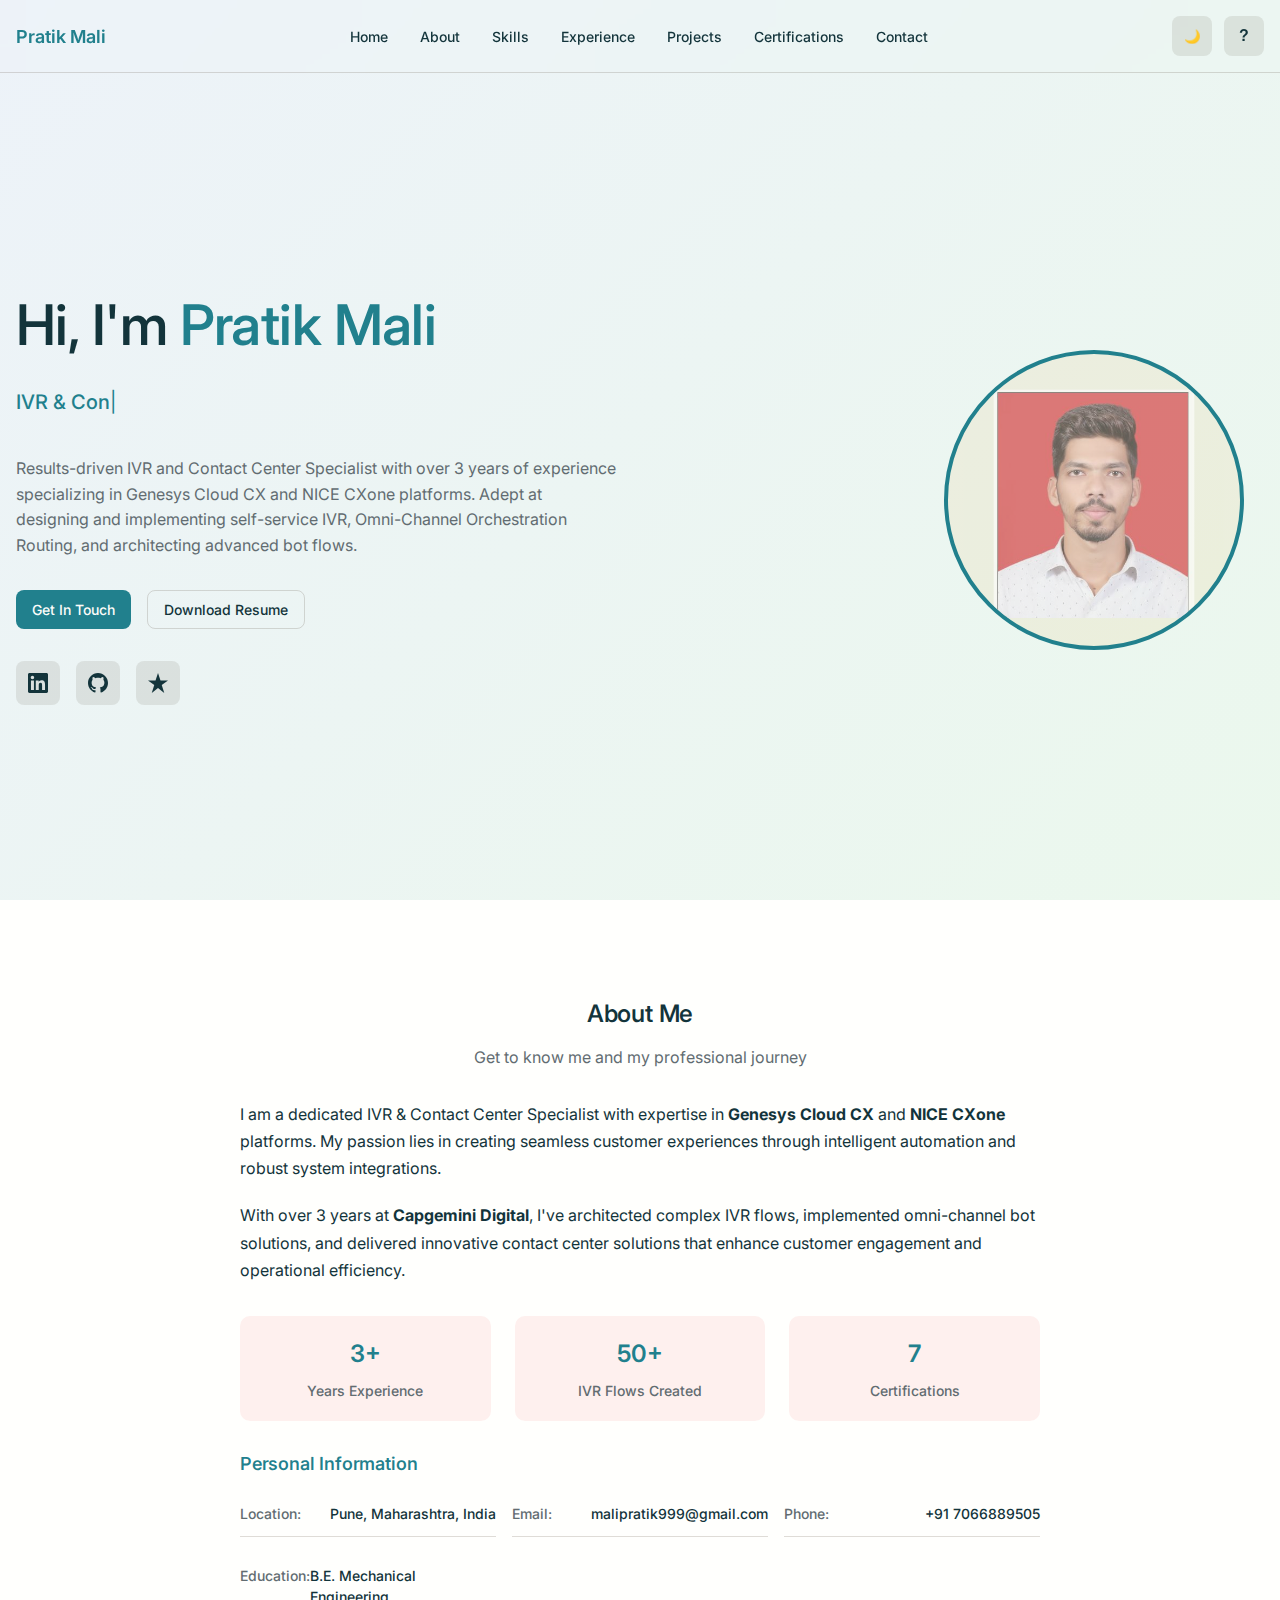
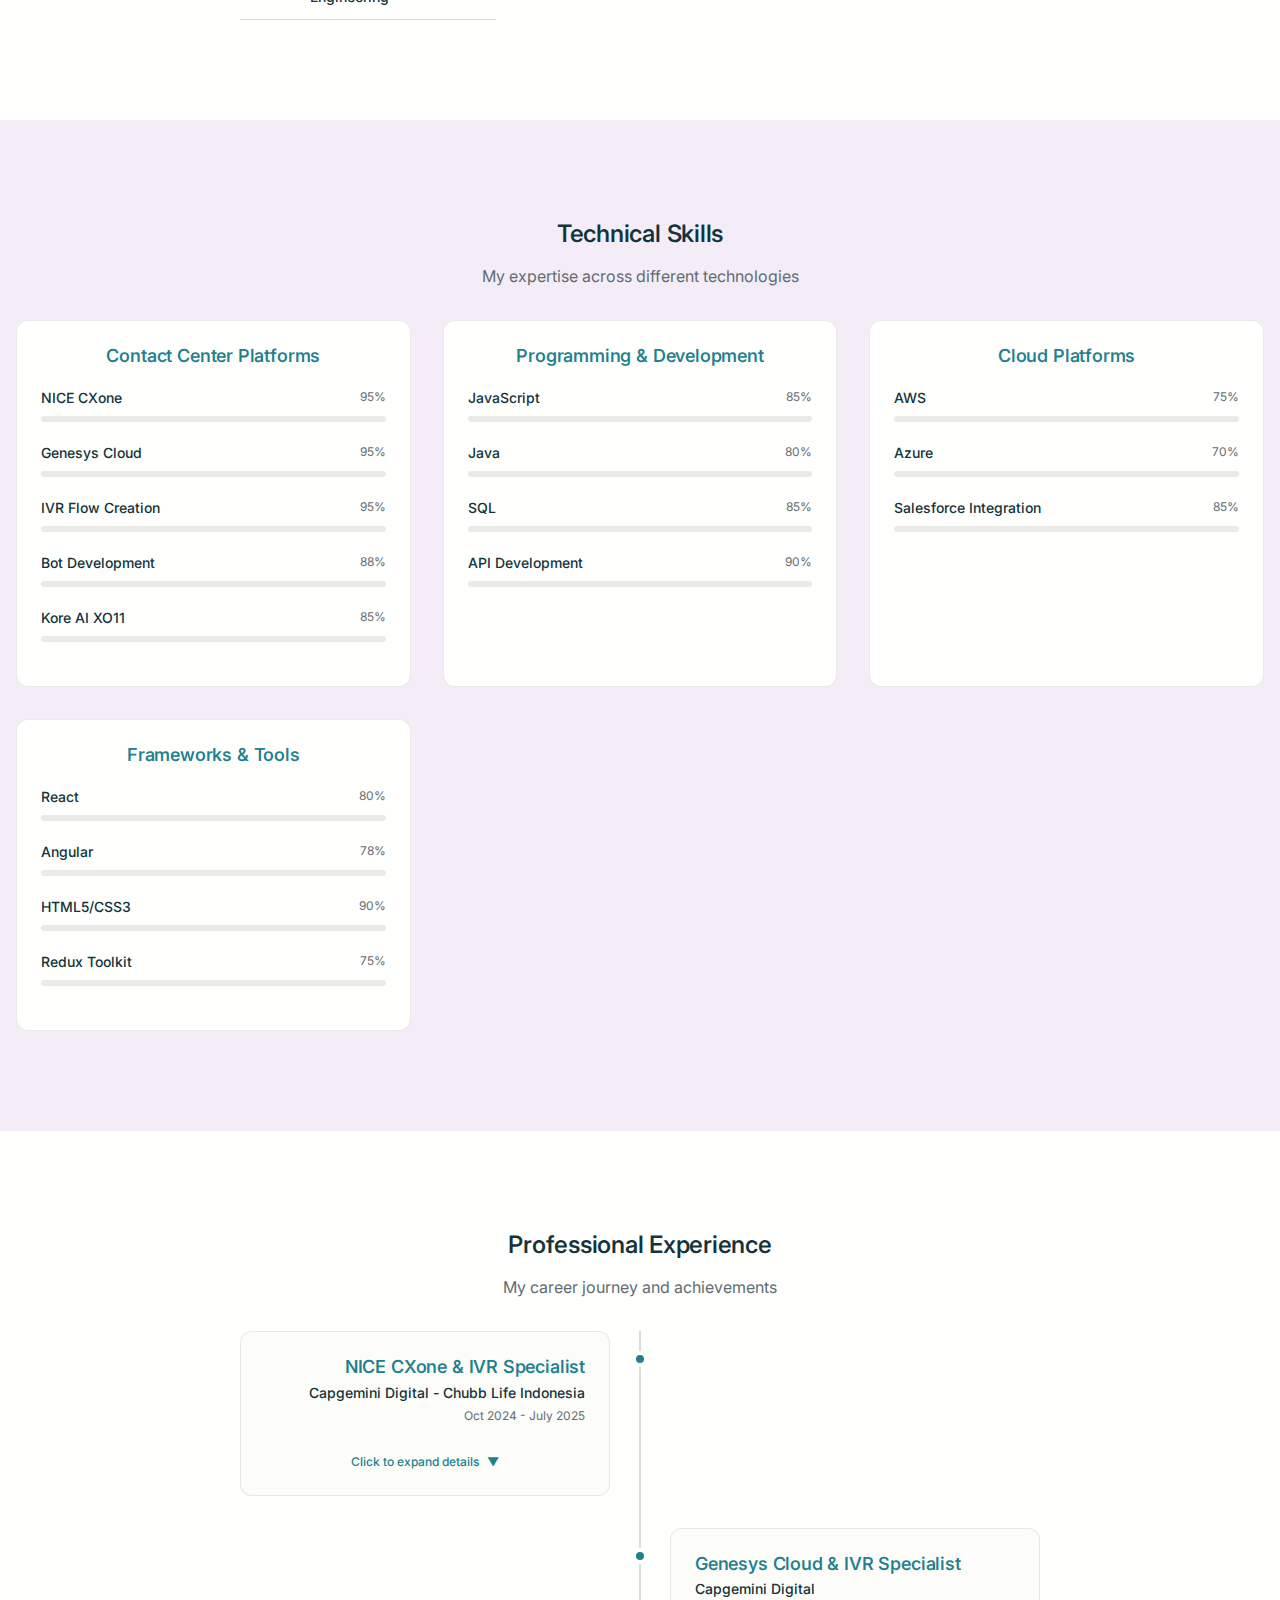
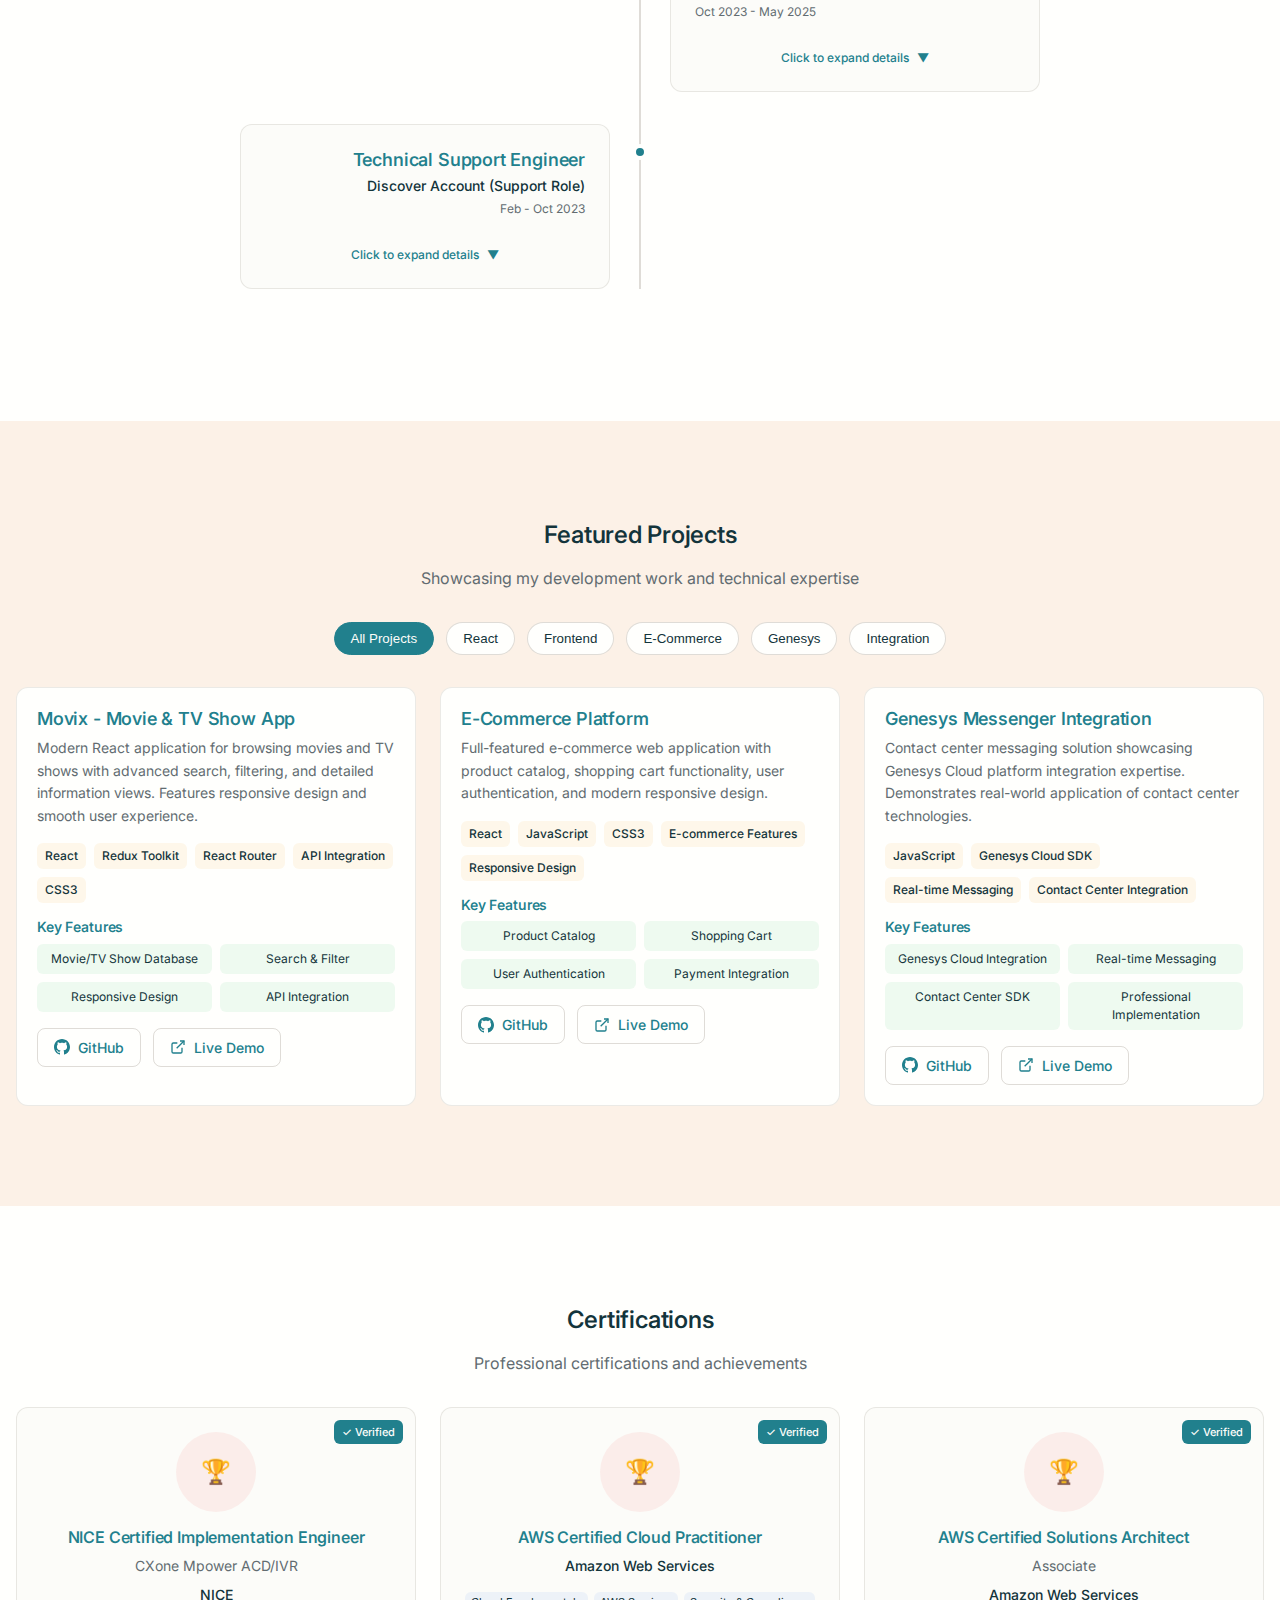
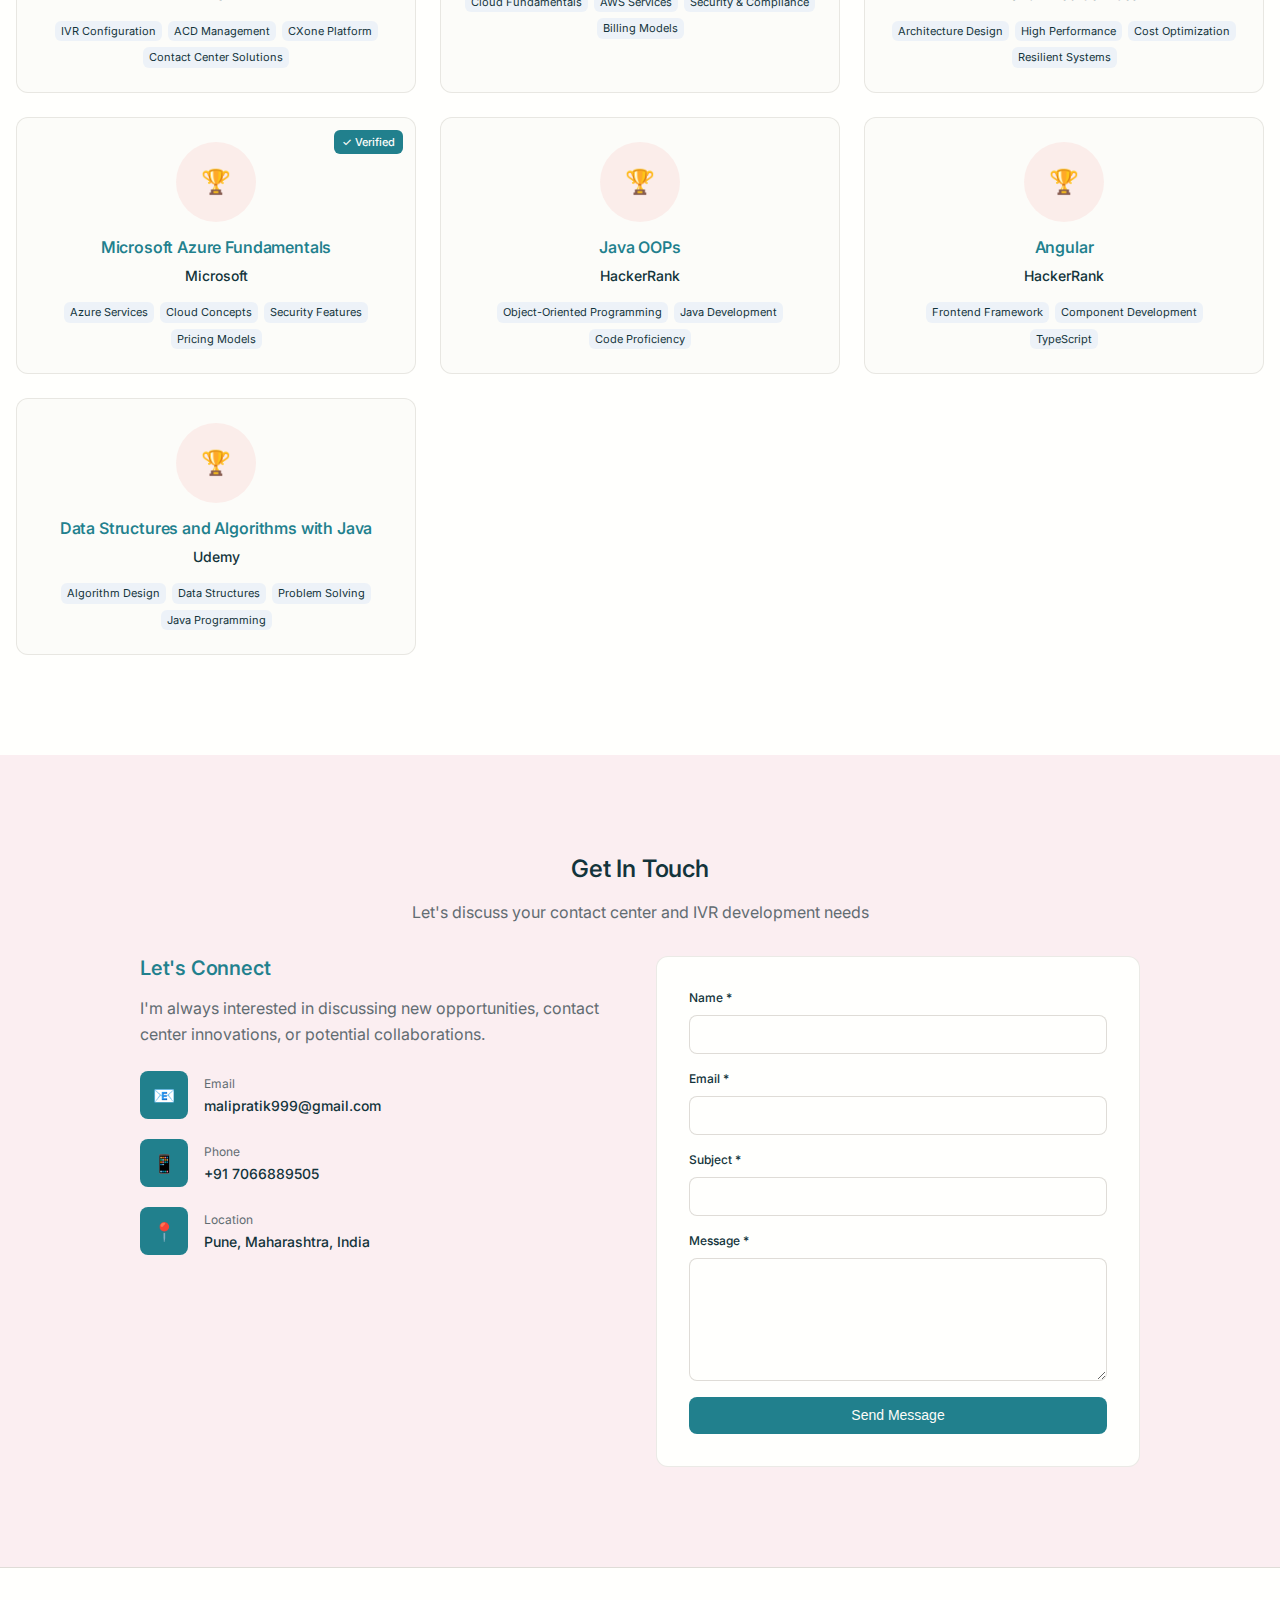
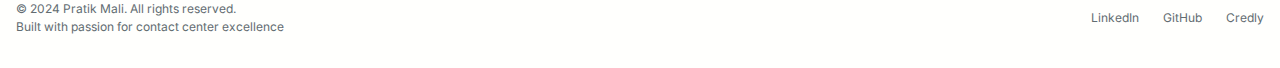
<file: index.html>
<!DOCTYPE html>
<html lang="en">
<head>
    <meta charset="UTF-8">
    <meta name="viewport" content="width=device-width, initial-scale=1.0">
    <title>Pratik Mali - IVR & Contact Center Developer</title>
    <meta name="description" content="Portfolio of Pratik Mali - IVR & Genesys Cloud Bot Developer specializing in Contact Center Solutions">
    <link rel="stylesheet" href="style.css">
    <link rel="preconnect" href="https://fonts.googleapis.com">
    <link rel="preconnect" href="https://fonts.gstatic.com" crossorigin>
    <link href="https://fonts.googleapis.com/css2?family=Inter:wght@300;400;500;600;700&display=swap" rel="stylesheet">
</head>
<body>
    <!-- Navigation -->
    <nav class="navbar" id="navbar">
        <div class="container">
            <div class="nav-content">
                <div class="nav-brand">
                    <span class="brand-text">Pratik Mali</span>
                </div>
                
                <div class="nav-links" id="nav-links">
                    <a href="#home" class="nav-link">Home</a>
                    <a href="#about" class="nav-link">About</a>
                    <a href="#skills" class="nav-link">Skills</a>
                    <a href="#experience" class="nav-link">Experience</a>
                    <a href="#projects" class="nav-link">Projects</a>
                    <a href="#certifications" class="nav-link">Certifications</a>
                    <a href="#contact" class="nav-link">Contact</a>
                </div>
                
                <div class="nav-actions">
                    <button class="theme-toggle" id="theme-toggle" aria-label="Toggle theme">
                        <span class="theme-icon">🌙</span>
                    </button>
                    <button class="tutorial-btn" id="tutorial-btn">
                        <span>?</span>
                    </button>
                    <button class="mobile-menu-toggle" id="mobile-menu-toggle" aria-label="Toggle menu">
                        <span></span>
                        <span></span>
                        <span></span>
                    </button>
                </div>
            </div>
        </div>
    </nav>

    <!-- Hero Section -->
    <section id="home" class="hero">
        <div class="container">
            <div class="hero-content">
                <div class="hero-text">
                    <h1 class="hero-title">
                        Hi, I'm <span class="highlight">Pratik Mali</span>
                    </h1>
                    <div class="hero-subtitle">
                        <span class="typing-text" id="typing-text"></span>
                        <span class="cursor">|</span>
                    </div>
                    <p class="hero-description">
                        Results-driven IVR and Contact Center Specialist with over 3 years of experience 
                        specializing in Genesys Cloud CX and NICE CXone platforms. Adept at designing 
                        and implementing self-service IVR, Omni-Channel Orchestration Routing, and 
                        architecting advanced bot flows.
                    </p>
                    <div class="hero-actions">
                        <a href="#contact" class="btn btn--primary">Get In Touch</a>
                        <a href="./assets/Pratik-Mali-Resume.pdf" target="_blank" class="btn btn--outline" download>
                            Download Resume
                        </a>
                    </div>
                    <div class="social-links">
                        <a href="https://www.linkedin.com/in/pratik-mali-06b172228/" target="_blank" class="social-link">
                            <svg width="20" height="20" viewBox="0 0 24 24" fill="currentColor">
                                <path d="M20.447 20.452h-3.554v-5.569c0-1.328-.027-3.037-1.852-3.037-1.853 0-2.136 1.445-2.136 2.939v5.667H9.351V9h3.414v1.561h.046c.477-.9 1.637-1.85 3.37-1.85 3.601 0 4.267 2.37 4.267 5.455v6.286zM5.337 7.433c-1.144 0-2.063-.926-2.063-2.065 0-1.138.92-2.063 2.063-2.063 1.14 0 2.064.925 2.064 2.063 0 1.139-.925 2.065-2.064 2.065zm1.782 13.019H3.555V9h3.564v11.452zM22.225 0H1.771C.792 0 0 .774 0 1.729v20.542C0 23.227.792 24 1.771 24h20.451C23.2 24 24 23.227 24 22.271V1.729C24 .774 23.2 0 22.222 0h.003z"/>
                            </svg>
                        </a>
                        <a href="https://github.com/PratikMali2210" target="_blank" class="social-link">
                            <svg width="20" height="20" viewBox="0 0 24 24" fill="currentColor">
                                <path d="M12 0c-6.626 0-12 5.373-12 12 0 5.302 3.438 9.8 8.207 11.387.599.111.793-.261.793-.577v-2.234c-3.338.726-4.033-1.416-4.033-1.416-.546-1.387-1.333-1.756-1.333-1.756-1.089-.745.083-.729.083-.729 1.205.084 1.839 1.237 1.839 1.237 1.07 1.834 2.807 1.304 3.492.997.107-.775.418-1.305.762-1.604-2.665-.305-5.467-1.334-5.467-5.931 0-1.311.469-2.381 1.236-3.221-.124-.303-.535-1.524.117-3.176 0 0 1.008-.322 3.301 1.23.957-.266 1.983-.399 3.003-.404 1.02.005 2.047.138 3.006.404 2.291-1.552 3.297-1.23 3.297-1.23.653 1.653.242 2.874.118 3.176.77.84 1.235 1.911 1.235 3.221 0 4.609-2.807 5.624-5.479 5.921.43.372.823 1.102.823 2.222v3.293c0 .319.192.694.801.576 4.765-1.589 8.199-6.086 8.199-11.386 0-6.627-5.373-12-12-12z"/>
                            </svg>
                        </a>
                        <a href="https://www.credly.com/users/pratik-mali" target="_blank" class="social-link">
                            <svg width="20" height="20" viewBox="0 0 24 24" fill="currentColor">
                                <path d="M12 0L9 9H0l7.5 5.5L4.5 24 12 18l7.5 6-3-9.5L24 9h-9l-3-9z"/>
                            </svg>
                        </a>
                    </div>
                </div>
                <div class="hero-image">
                    <div class="image-placeholder">
                        <div class="profile-icon">
                        <svg width="260" height="240" viewBox="0 0 120 100">
                            <image href="./assets/Pratik-Mali-Photo.jpeg" width="120" height="120" />
                        </svg>
                        </div>
                    </div>
                </div>
            </div>
        </div>
    </section>

    <!-- About Section -->
    <section id="about" class="about">
        <div class="container">
            <div class="section-header">
                <h2 class="section-title">About Me</h2>
                <p class="section-subtitle">Get to know me and my professional journey</p>
            </div>
            
            <div class="about-content">
                <div class="about-text">
                    <div class="about-description">
                        <p>
                            I am a dedicated IVR & Contact Center Specialist with expertise in 
                            <strong>Genesys Cloud CX</strong> and <strong>NICE CXone</strong> platforms. 
                            My passion lies in creating seamless customer experiences through intelligent 
                            automation and robust system integrations.
                        </p>
                        <p>
                            With over 3 years at <strong>Capgemini Digital</strong>, I've architected 
                            complex IVR flows, implemented omni-channel bot solutions, and delivered 
                            innovative contact center solutions that enhance customer engagement and 
                            operational efficiency.
                        </p>
                    </div>
                    
                    <div class="achievements">
                        <div class="achievement-item">
                            <div class="achievement-number">3+</div>
                            <div class="achievement-text">Years Experience</div>
                        </div>
                        <div class="achievement-item">
                            <div class="achievement-number">50+</div>
                            <div class="achievement-text">IVR Flows Created</div>
                        </div>
                        <div class="achievement-item">
                            <div class="achievement-number">7</div>
                            <div class="achievement-text">Certifications</div>
                        </div>
                    </div>
                    
                    <div class="personal-info">
                        <h4>Personal Information</h4>
                        <div class="info-grid">
                            <div class="info-item">
                                <span class="info-label">Location:</span>
                                <span class="info-value">Pune, Maharashtra, India</span>
                            </div>
                            <div class="info-item">
                                <span class="info-label">Email:</span>
                                <span class="info-value">malipratik999@gmail.com</span>
                            </div>
                            <div class="info-item">
                                <span class="info-label">Phone:</span>
                                <span class="info-value">+91 7066889505</span>
                            </div>
                            <div class="info-item">
                                <span class="info-label">Education:</span>
                                <span class="info-value">B.E. Mechanical Engineering</span>
                            </div>
                        </div>
                    </div>
                </div>
            </div>
        </div>
    </section>

    <!-- Skills Section -->
    <section id="skills" class="skills">
        <div class="container">
            <div class="section-header">
                <h2 class="section-title">Technical Skills</h2>
                <p class="section-subtitle">My expertise across different technologies</p>
            </div>
            
            <div class="skills-grid">
                <div class="skill-category">
                    <h3 class="category-title">Contact Center Platforms</h3>
                    <div class="skills-list" data-category="contactCenter">
                        <!-- Skills will be populated by JavaScript -->
                    </div>
                </div>
                
                <div class="skill-category">
                    <h3 class="category-title">Programming & Development</h3>
                    <div class="skills-list" data-category="programming">
                        <!-- Skills will be populated by JavaScript -->
                    </div>
                </div>
                
                <div class="skill-category">
                    <h3 class="category-title">Cloud Platforms</h3>
                    <div class="skills-list" data-category="cloud">
                        <!-- Skills will be populated by JavaScript -->
                    </div>
                </div>
                
                <div class="skill-category">
                    <h3 class="category-title">Frameworks & Tools</h3>
                    <div class="skills-list" data-category="frameworks">
                        <!-- Skills will be populated by JavaScript -->
                    </div>
                </div>
            </div>
        </div>
    </section>

    <!-- Experience Section -->
    <section id="experience" class="experience">
        <div class="container">
            <div class="section-header">
                <h2 class="section-title">Professional Experience</h2>
                <p class="section-subtitle">My career journey and achievements</p>
            </div>
            
            <div class="timeline">
                <!-- Experience items will be populated by JavaScript -->
            </div>
        </div>
    </section>

    <!-- Projects Section -->
    <section id="projects" class="projects">
        <div class="container">
            <div class="section-header">
                <h2 class="section-title">Featured Projects</h2>
                <p class="section-subtitle">Showcasing my development work and technical expertise</p>
            </div>
            
            <div class="project-filters">
                <button class="filter-btn active" data-filter="all">All Projects</button>
                <button class="filter-btn" data-filter="react">React</button>
                <button class="filter-btn" data-filter="frontend">Frontend</button>
                <button class="filter-btn" data-filter="ecommerce">E-Commerce</button>
                <button class="filter-btn" data-filter="genesys">Genesys</button>
                <button class="filter-btn" data-filter="integration">Integration</button>
            </div>
            
            <div class="projects-grid" id="projects-grid">
                <!-- Projects will be populated by JavaScript -->
            </div>
        </div>
    </section>

    <!-- Certifications Section -->
    <section id="certifications" class="certifications">
        <div class="container">
            <div class="section-header">
                <h2 class="section-title">Certifications</h2>
                <p class="section-subtitle">Professional certifications and achievements</p>
            </div>
            
            <div class="certifications-grid" id="certifications-grid">
                <!-- Certifications will be populated by JavaScript -->
            </div>
        </div>
    </section>

    <!-- Contact Section -->
    <section id="contact" class="contact">
        <div class="container">
            <div class="section-header">
                <h2 class="section-title">Get In Touch</h2>
                <p class="section-subtitle">Let's discuss your contact center and IVR development needs</p>
            </div>
            
            <div class="contact-content">
                <div class="contact-info">
                    <h3>Let's Connect</h3>
                    <p>
                        I'm always interested in discussing new opportunities, 
                        contact center innovations, or potential collaborations.
                    </p>
                    
                    <div class="contact-items">
                        <div class="contact-item">
                            <div class="contact-icon">📧</div>
                            <div class="contact-details">
                                <span class="contact-label">Email</span>
                                <span class="contact-value">malipratik999@gmail.com</span>
                            </div>
                        </div>
                        
                        <div class="contact-item">
                            <div class="contact-icon">📱</div>
                            <div class="contact-details">
                                <span class="contact-label">Phone</span>
                                <span class="contact-value">+91 7066889505</span>
                            </div>
                        </div>
                        
                        <div class="contact-item">
                            <div class="contact-icon">📍</div>
                            <div class="contact-details">
                                <span class="contact-label">Location</span>
                                <span class="contact-value">Pune, Maharashtra, India</span>
                            </div>
                        </div>
                    </div>
                </div>
                
                <form class="contact-form" id="contact-form">
                    <div class="form-group">
                        <label for="name" class="form-label">Name *</label>
                        <input type="text" id="name" name="name" class="form-control" required>
                    </div>
                    
                    <div class="form-group">
                        <label for="email" class="form-label">Email *</label>
                        <input type="email" id="email" name="email" class="form-control" required>
                    </div>
                    
                    <div class="form-group">
                        <label for="subject" class="form-label">Subject *</label>
                        <input type="text" id="subject" name="subject" class="form-control" required>
                    </div>
                    
                    <div class="form-group">
                        <label for="message" class="form-label">Message *</label>
                        <textarea id="message" name="message" rows="5" class="form-control" required></textarea>
                    </div>
                    
                    <button type="submit" class="btn btn--primary btn--full-width">
                        <span class="btn-text">Send Message</span>
                        <span class="btn-loading hidden">Sending...</span>
                    </button>
                </form>
            </div>
        </div>
    </section>

    <!-- Footer -->
    <footer class="footer">
        <div class="container">
            <div class="footer-content">
                <div class="footer-text">
                    <p>&copy; 2024 Pratik Mali. All rights reserved.</p>
                    <p>Built with passion for contact center excellence</p>
                </div>
                
                <div class="footer-links">
                    <a href="https://www.linkedin.com/in/pratik-mali-06b172228/" target="_blank" class="footer-link">LinkedIn</a>
                    <a href="https://github.com/PratikMali2210" target="_blank" class="footer-link">GitHub</a>
                    <a href="https://www.credly.com/users/pratik-mali" target="_blank" class="footer-link">Credly</a>
                </div>
            </div>
        </div>
    </footer>

    <!-- Tutorial Modal -->
    <div class="modal hidden" id="tutorial-modal">
        <div class="modal-backdrop"></div>
        <div class="modal-content">
            <div class="modal-header">
                <h3>Portfolio Tutorial</h3>
                <button class="modal-close" id="close-tutorial">&times;</button>
            </div>
            <div class="modal-body">
                <div class="tutorial-steps">
                    <div class="tutorial-step">
                        <h4>🧭 Navigation</h4>
                        <p>Use the navigation menu to smoothly scroll between sections. Works on mobile too!</p>
                    </div>
                    <div class="tutorial-step">
                        <h4>🎯 Interactive Features</h4>
                        <p>Click on experience items to expand details. Filter projects by technology.</p>
                    </div>
                    <div class="tutorial-step">
                        <h4>🏅 Certifications</h4>
                        <p>Click on verified certifications to view official verification links.</p>
                    </div>
                    <div class="tutorial-step">
                        <h4>🌙 Theme Toggle</h4>
                        <p>Switch between light and dark modes using the theme toggle button.</p>
                    </div>
                    <div class="tutorial-step">
                        <h4>📱 Responsive Design</h4>
                        <p>The portfolio is fully responsive and works great on all devices.</p>
                    </div>
                </div>
            </div>
        </div>
    </div>

    <!-- Certification Modal -->
    <div class="modal hidden" id="cert-modal">
        <div class="modal-backdrop"></div>
        <div class="modal-content">
            <div class="modal-header">
                <h3 id="cert-modal-title">Certification Details</h3>
                <button class="modal-close" id="close-cert-modal">&times;</button>
            </div>
            <div class="modal-body" id="cert-modal-body">
                <!-- Certification details will be populated by JavaScript -->
            </div>
        </div>
    </div>

    <script src="app.js"></script>
</body>
</html>
</file>
<file: style.css>
:root {
  /* Primitive Color Tokens */
  --color-white: rgba(255, 255, 255, 1);
  --color-black: rgba(0, 0, 0, 1);
  --color-cream-50: rgba(252, 252, 249, 1);
  --color-cream-100: rgba(255, 255, 253, 1);
  --color-gray-200: rgba(245, 245, 245, 1);
  --color-gray-300: rgba(167, 169, 169, 1);
  --color-gray-400: rgba(119, 124, 124, 1);
  --color-slate-500: rgba(98, 108, 113, 1);
  --color-brown-600: rgba(94, 82, 64, 1);
  --color-charcoal-700: rgba(31, 33, 33, 1);
  --color-charcoal-800: rgba(38, 40, 40, 1);
  --color-slate-900: rgba(19, 52, 59, 1);
  --color-teal-300: rgba(50, 184, 198, 1);
  --color-teal-400: rgba(45, 166, 178, 1);
  --color-teal-500: rgba(33, 128, 141, 1);
  --color-teal-600: rgba(29, 116, 128, 1);
  --color-teal-700: rgba(26, 104, 115, 1);
  --color-teal-800: rgba(41, 150, 161, 1);
  --color-red-400: rgba(255, 84, 89, 1);
  --color-red-500: rgba(192, 21, 47, 1);
  --color-orange-400: rgba(230, 129, 97, 1);
  --color-orange-500: rgba(168, 75, 47, 1);

  /* RGB versions for opacity control */
  --color-brown-600-rgb: 94, 82, 64;
  --color-teal-500-rgb: 33, 128, 141;
  --color-slate-900-rgb: 19, 52, 59;
  --color-slate-500-rgb: 98, 108, 113;
  --color-red-500-rgb: 192, 21, 47;
  --color-red-400-rgb: 255, 84, 89;
  --color-orange-500-rgb: 168, 75, 47;
  --color-orange-400-rgb: 230, 129, 97;

  /* Background color tokens (Light Mode) */
  --color-bg-1: rgba(59, 130, 246, 0.08); /* Light blue */
  --color-bg-2: rgba(245, 158, 11, 0.08); /* Light yellow */
  --color-bg-3: rgba(34, 197, 94, 0.08); /* Light green */
  --color-bg-4: rgba(239, 68, 68, 0.08); /* Light red */
  --color-bg-5: rgba(147, 51, 234, 0.08); /* Light purple */
  --color-bg-6: rgba(249, 115, 22, 0.08); /* Light orange */
  --color-bg-7: rgba(236, 72, 153, 0.08); /* Light pink */
  --color-bg-8: rgba(6, 182, 212, 0.08); /* Light cyan */

  /* Semantic Color Tokens (Light Mode) */
  --color-background: var(--color-cream-50);
  --color-surface: var(--color-cream-100);
  --color-text: var(--color-slate-900);
  --color-text-secondary: var(--color-slate-500);
  --color-primary: var(--color-teal-500);
  --color-primary-hover: var(--color-teal-600);
  --color-primary-active: var(--color-teal-700);
  --color-secondary: rgba(var(--color-brown-600-rgb), 0.12);
  --color-secondary-hover: rgba(var(--color-brown-600-rgb), 0.2);
  --color-secondary-active: rgba(var(--color-brown-600-rgb), 0.25);
  --color-border: rgba(var(--color-brown-600-rgb), 0.2);
  --color-btn-primary-text: var(--color-cream-50);
  --color-card-border: rgba(var(--color-brown-600-rgb), 0.12);
  --color-card-border-inner: rgba(var(--color-brown-600-rgb), 0.12);
  --color-error: var(--color-red-500);
  --color-success: var(--color-teal-500);
  --color-warning: var(--color-orange-500);
  --color-info: var(--color-slate-500);
  --color-focus-ring: rgba(var(--color-teal-500-rgb), 0.4);
  --color-select-caret: rgba(var(--color-slate-900-rgb), 0.8);

  /* Common style patterns */
  --focus-ring: 0 0 0 3px var(--color-focus-ring);
  --focus-outline: 2px solid var(--color-primary);
  --status-bg-opacity: 0.15;
  --status-border-opacity: 0.25;
  --select-caret-light: url("data:image/svg+xml,%3Csvg xmlns='http://www.w3.org/2000/svg' width='16' height='16' viewBox='0 0 24 24' fill='none' stroke='%23134252' stroke-width='2' stroke-linecap='round' stroke-linejoin='round'%3E%3Cpolyline points='6 9 12 15 18 9'%3E%3C/polyline%3E%3C/svg%3E");
  --select-caret-dark: url("data:image/svg+xml,%3Csvg xmlns='http://www.w3.org/2000/svg' width='16' height='16' viewBox='0 0 24 24' fill='none' stroke='%23f5f5f5' stroke-width='2' stroke-linecap='round' stroke-linejoin='round'%3E%3Cpolyline points='6 9 12 15 18 9'%3E%3C/polyline%3E%3C/svg%3E");

  /* RGB versions for opacity control */
  --color-success-rgb: 33, 128, 141;
  --color-error-rgb: 192, 21, 47;
  --color-warning-rgb: 168, 75, 47;
  --color-info-rgb: 98, 108, 113;

  /* Typography */
  --font-family-base: "FKGroteskNeue", "Geist", "Inter", -apple-system,
    BlinkMacSystemFont, "Segoe UI", Roboto, sans-serif;
  --font-family-mono: "Berkeley Mono", ui-monospace, SFMono-Regular, Menlo,
    Monaco, Consolas, monospace;
  --font-size-xs: 11px;
  --font-size-sm: 12px;
  --font-size-base: 14px;
  --font-size-md: 14px;
  --font-size-lg: 16px;
  --font-size-xl: 18px;
  --font-size-2xl: 20px;
  --font-size-3xl: 24px;
  --font-size-4xl: 30px;
  --font-weight-normal: 400;
  --font-weight-medium: 500;
  --font-weight-semibold: 550;
  --font-weight-bold: 600;
  --line-height-tight: 1.2;
  --line-height-normal: 1.5;
  --letter-spacing-tight: -0.01em;

  /* Spacing */
  --space-0: 0;
  --space-1: 1px;
  --space-2: 2px;
  --space-4: 4px;
  --space-6: 6px;
  --space-8: 8px;
  --space-10: 10px;
  --space-12: 12px;
  --space-16: 16px;
  --space-20: 20px;
  --space-24: 24px;
  --space-32: 32px;

  /* Border Radius */
  --radius-sm: 6px;
  --radius-base: 8px;
  --radius-md: 10px;
  --radius-lg: 12px;
  --radius-full: 9999px;

  /* Shadows */
  --shadow-xs: 0 1px 2px rgba(0, 0, 0, 0.02);
  --shadow-sm: 0 1px 3px rgba(0, 0, 0, 0.04), 0 1px 2px rgba(0, 0, 0, 0.02);
  --shadow-md: 0 4px 6px -1px rgba(0, 0, 0, 0.04),
    0 2px 4px -1px rgba(0, 0, 0, 0.02);
  --shadow-lg: 0 10px 15px -3px rgba(0, 0, 0, 0.04),
    0 4px 6px -2px rgba(0, 0, 0, 0.02);
  --shadow-inset-sm: inset 0 1px 0 rgba(255, 255, 255, 0.15),
    inset 0 -1px 0 rgba(0, 0, 0, 0.03);

  /* Animation */
  --duration-fast: 150ms;
  --duration-normal: 250ms;
  --ease-standard: cubic-bezier(0.16, 1, 0.3, 1);

  /* Layout */
  --container-sm: 640px;
  --container-md: 768px;
  --container-lg: 1024px;
  --container-xl: 1280px;
}

/* Dark mode colors */
@media (prefers-color-scheme: dark) {
  :root {
    /* RGB versions for opacity control (Dark Mode) */
    --color-gray-400-rgb: 119, 124, 124;
    --color-teal-300-rgb: 50, 184, 198;
    --color-gray-300-rgb: 167, 169, 169;
    --color-gray-200-rgb: 245, 245, 245;

    /* Background color tokens (Dark Mode) */
    --color-bg-1: rgba(29, 78, 216, 0.15); /* Dark blue */
    --color-bg-2: rgba(180, 83, 9, 0.15); /* Dark yellow */
    --color-bg-3: rgba(21, 128, 61, 0.15); /* Dark green */
    --color-bg-4: rgba(185, 28, 28, 0.15); /* Dark red */
    --color-bg-5: rgba(107, 33, 168, 0.15); /* Dark purple */
    --color-bg-6: rgba(194, 65, 12, 0.15); /* Dark orange */
    --color-bg-7: rgba(190, 24, 93, 0.15); /* Dark pink */
    --color-bg-8: rgba(8, 145, 178, 0.15); /* Dark cyan */
    
    /* Semantic Color Tokens (Dark Mode) */
    --color-background: var(--color-charcoal-700);
    --color-surface: var(--color-charcoal-800);
    --color-text: var(--color-gray-200);
    --color-text-secondary: rgba(var(--color-gray-300-rgb), 0.7);
    --color-primary: var(--color-teal-300);
    --color-primary-hover: var(--color-teal-400);
    --color-primary-active: var(--color-teal-800);
    --color-secondary: rgba(var(--color-gray-400-rgb), 0.15);
    --color-secondary-hover: rgba(var(--color-gray-400-rgb), 0.25);
    --color-secondary-active: rgba(var(--color-gray-400-rgb), 0.3);
    --color-border: rgba(var(--color-gray-400-rgb), 0.3);
    --color-error: var(--color-red-400);
    --color-success: var(--color-teal-300);
    --color-warning: var(--color-orange-400);
    --color-info: var(--color-gray-300);
    --color-focus-ring: rgba(var(--color-teal-300-rgb), 0.4);
    --color-btn-primary-text: var(--color-slate-900);
    --color-card-border: rgba(var(--color-gray-400-rgb), 0.2);
    --color-card-border-inner: rgba(var(--color-gray-400-rgb), 0.15);
    --shadow-inset-sm: inset 0 1px 0 rgba(255, 255, 255, 0.1),
      inset 0 -1px 0 rgba(0, 0, 0, 0.15);
    --button-border-secondary: rgba(var(--color-gray-400-rgb), 0.2);
    --color-border-secondary: rgba(var(--color-gray-400-rgb), 0.2);
    --color-select-caret: rgba(var(--color-gray-200-rgb), 0.8);

    /* Common style patterns - updated for dark mode */
    --focus-ring: 0 0 0 3px var(--color-focus-ring);
    --focus-outline: 2px solid var(--color-primary);
    --status-bg-opacity: 0.15;
    --status-border-opacity: 0.25;
    --select-caret-light: url("data:image/svg+xml,%3Csvg xmlns='http://www.w3.org/2000/svg' width='16' height='16' viewBox='0 0 24 24' fill='none' stroke='%23134252' stroke-width='2' stroke-linecap='round' stroke-linejoin='round'%3E%3Cpolyline points='6 9 12 15 18 9'%3E%3C/polyline%3E%3C/svg%3E");
    --select-caret-dark: url("data:image/svg+xml,%3Csvg xmlns='http://www.w3.org/2000/svg' width='16' height='16' viewBox='0 0 24 24' fill='none' stroke='%23f5f5f5' stroke-width='2' stroke-linecap='round' stroke-linejoin='round'%3E%3Cpolyline points='6 9 12 15 18 9'%3E%3C/polyline%3E%3C/svg%3E");

    /* RGB versions for dark mode */
    --color-success-rgb: var(--color-teal-300-rgb);
    --color-error-rgb: var(--color-red-400-rgb);
    --color-warning-rgb: var(--color-orange-400-rgb);
    --color-info-rgb: var(--color-gray-300-rgb);
  }
}

/* Data attribute for manual theme switching */
[data-color-scheme="dark"] {
  /* RGB versions for opacity control (dark mode) */
  --color-gray-400-rgb: 119, 124, 124;
  --color-teal-300-rgb: 50, 184, 198;
  --color-gray-300-rgb: 167, 169, 169;
  --color-gray-200-rgb: 245, 245, 245;

  /* Colorful background palette - Dark Mode */
  --color-bg-1: rgba(29, 78, 216, 0.15); /* Dark blue */
  --color-bg-2: rgba(180, 83, 9, 0.15); /* Dark yellow */
  --color-bg-3: rgba(21, 128, 61, 0.15); /* Dark green */
  --color-bg-4: rgba(185, 28, 28, 0.15); /* Dark red */
  --color-bg-5: rgba(107, 33, 168, 0.15); /* Dark purple */
  --color-bg-6: rgba(194, 65, 12, 0.15); /* Dark orange */
  --color-bg-7: rgba(190, 24, 93, 0.15); /* Dark pink */
  --color-bg-8: rgba(8, 145, 178, 0.15); /* Dark cyan */
  
  /* Semantic Color Tokens (Dark Mode) */
  --color-background: var(--color-charcoal-700);
  --color-surface: var(--color-charcoal-800);
  --color-text: var(--color-gray-200);
  --color-text-secondary: rgba(var(--color-gray-300-rgb), 0.7);
  --color-primary: var(--color-teal-300);
  --color-primary-hover: var(--color-teal-400);
  --color-primary-active: var(--color-teal-800);
  --color-secondary: rgba(var(--color-gray-400-rgb), 0.15);
  --color-secondary-hover: rgba(var(--color-gray-400-rgb), 0.25);
  --color-secondary-active: rgba(var(--color-gray-400-rgb), 0.3);
  --color-border: rgba(var(--color-gray-400-rgb), 0.3);
  --color-error: var(--color-red-400);
  --color-success: var(--color-teal-300);
  --color-warning: var(--color-orange-400);
  --color-info: var(--color-gray-300);
  --color-focus-ring: rgba(var(--color-teal-300-rgb), 0.4);
  --color-btn-primary-text: var(--color-slate-900);
  --color-card-border: rgba(var(--color-gray-400-rgb), 0.15);
  --color-card-border-inner: rgba(var(--color-gray-400-rgb), 0.15);
  --shadow-inset-sm: inset 0 1px 0 rgba(255, 255, 255, 0.1),
    inset 0 -1px 0 rgba(0, 0, 0, 0.15);
  --color-border-secondary: rgba(var(--color-gray-400-rgb), 0.2);
  --color-select-caret: rgba(var(--color-gray-200-rgb), 0.8);

  /* Common style patterns - updated for dark mode */
  --focus-ring: 0 0 0 3px var(--color-focus-ring);
  --focus-outline: 2px solid var(--color-primary);
  --status-bg-opacity: 0.15;
  --status-border-opacity: 0.25;
  --select-caret-light: url("data:image/svg+xml,%3Csvg xmlns='http://www.w3.org/2000/svg' width='16' height='16' viewBox='0 0 24 24' fill='none' stroke='%23134252' stroke-width='2' stroke-linecap='round' stroke-linejoin='round'%3E%3Cpolyline points='6 9 12 15 18 9'%3E%3C/polyline%3E%3C/svg%3E");
  --select-caret-dark: url("data:image/svg+xml,%3Csvg xmlns='http://www.w3.org/2000/svg' width='16' height='16' viewBox='0 0 24 24' fill='none' stroke='%23f5f5f5' stroke-width='2' stroke-linecap='round' stroke-linejoin='round'%3E%3Cpolyline points='6 9 12 15 18 9'%3E%3C/polyline%3E%3C/svg%3E");

  /* RGB versions for dark mode */
  --color-success-rgb: var(--color-teal-300-rgb);
  --color-error-rgb: var(--color-red-400-rgb);
  --color-warning-rgb: var(--color-orange-400-rgb);
  --color-info-rgb: var(--color-gray-300-rgb);
}

[data-color-scheme="light"] {
  /* RGB versions for opacity control (light mode) */
  --color-brown-600-rgb: 94, 82, 64;
  --color-teal-500-rgb: 33, 128, 141;
  --color-slate-900-rgb: 19, 52, 59;
  
  /* Semantic Color Tokens (Light Mode) */
  --color-background: var(--color-cream-50);
  --color-surface: var(--color-cream-100);
  --color-text: var(--color-slate-900);
  --color-text-secondary: var(--color-slate-500);
  --color-primary: var(--color-teal-500);
  --color-primary-hover: var(--color-teal-600);
  --color-primary-active: var(--color-teal-700);
  --color-secondary: rgba(var(--color-brown-600-rgb), 0.12);
  --color-secondary-hover: rgba(var(--color-brown-600-rgb), 0.2);
  --color-secondary-active: rgba(var(--color-brown-600-rgb), 0.25);
  --color-border: rgba(var(--color-brown-600-rgb), 0.2);
  --color-btn-primary-text: var(--color-cream-50);
  --color-card-border: rgba(var(--color-brown-600-rgb), 0.12);
  --color-card-border-inner: rgba(var(--color-brown-600-rgb), 0.12);
  --color-error: var(--color-red-500);
  --color-success: var(--color-teal-500);
  --color-warning: var(--color-orange-500);
  --color-info: var(--color-slate-500);
  --color-focus-ring: rgba(var(--color-teal-500-rgb), 0.4);

  /* RGB versions for light mode */
  --color-success-rgb: var(--color-teal-500-rgb);
  --color-error-rgb: var(--color-red-500-rgb);
  --color-warning-rgb: var(--color-orange-500-rgb);
  --color-info-rgb: var(--color-slate-500-rgb);
}

/* Base styles */
html {
  font-size: var(--font-size-base);
  font-family: var(--font-family-base);
  line-height: var(--line-height-normal);
  color: var(--color-text);
  background-color: var(--color-background);
  -webkit-font-smoothing: antialiased;
  box-sizing: border-box;
}

body {
  margin: 0;
  padding: 0;
}

*,
*::before,
*::after {
  box-sizing: inherit;
}

/* Typography */
h1,
h2,
h3,
h4,
h5,
h6 {
  margin: 0;
  font-weight: var(--font-weight-semibold);
  line-height: var(--line-height-tight);
  color: var(--color-text);
  letter-spacing: var(--letter-spacing-tight);
}

h1 {
  font-size: var(--font-size-4xl);
}
h2 {
  font-size: var(--font-size-3xl);
}
h3 {
  font-size: var(--font-size-2xl);
}
h4 {
  font-size: var(--font-size-xl);
}
h5 {
  font-size: var(--font-size-lg);
}
h6 {
  font-size: var(--font-size-md);
}

p {
  margin: 0 0 var(--space-16) 0;
}

a {
  color: var(--color-primary);
  text-decoration: none;
  transition: color var(--duration-fast) var(--ease-standard);
}

a:hover {
  color: var(--color-primary-hover);
}

code,
pre {
  font-family: var(--font-family-mono);
  font-size: calc(var(--font-size-base) * 0.95);
  background-color: var(--color-secondary);
  border-radius: var(--radius-sm);
}

code {
  padding: var(--space-1) var(--space-4);
}

pre {
  padding: var(--space-16);
  margin: var(--space-16) 0;
  overflow: auto;
  border: 1px solid var(--color-border);
}

pre code {
  background: none;
  padding: 0;
}

/* Buttons */
.btn {
  display: inline-flex;
  align-items: center;
  justify-content: center;
  padding: var(--space-8) var(--space-16);
  border-radius: var(--radius-base);
  font-size: var(--font-size-base);
  font-weight: 500;
  line-height: 1.5;
  cursor: pointer;
  transition: all var(--duration-normal) var(--ease-standard);
  border: none;
  text-decoration: none;
  position: relative;
}

.btn:focus-visible {
  outline: none;
  box-shadow: var(--focus-ring);
}

.btn--primary {
  background: var(--color-primary);
  color: var(--color-btn-primary-text);
}

.btn--primary:hover {
  background: var(--color-primary-hover);
}

.btn--primary:active {
  background: var(--color-primary-active);
}

.btn--secondary {
  background: var(--color-secondary);
  color: var(--color-text);
}

.btn--secondary:hover {
  background: var(--color-secondary-hover);
}

.btn--secondary:active {
  background: var(--color-secondary-active);
}

.btn--outline {
  background: transparent;
  border: 1px solid var(--color-border);
  color: var(--color-text);
}

.btn--outline:hover {
  background: var(--color-secondary);
}

.btn--sm {
  padding: var(--space-4) var(--space-12);
  font-size: var(--font-size-sm);
  border-radius: var(--radius-sm);
}

.btn--lg {
  padding: var(--space-10) var(--space-20);
  font-size: var(--font-size-lg);
  border-radius: var(--radius-md);
}

.btn--full-width {
  width: 100%;
}

.btn:disabled {
  opacity: 0.5;
  cursor: not-allowed;
}

/* Form elements */
.form-control {
  display: block;
  width: 100%;
  padding: var(--space-8) var(--space-12);
  font-size: var(--font-size-md);
  line-height: 1.5;
  color: var(--color-text);
  background-color: var(--color-surface);
  border: 1px solid var(--color-border);
  border-radius: var(--radius-base);
  transition: border-color var(--duration-fast) var(--ease-standard),
    box-shadow var(--duration-fast) var(--ease-standard);
}

textarea.form-control {
  font-family: var(--font-family-base);
  font-size: var(--font-size-base);
}

select.form-control {
  padding: var(--space-8) var(--space-12);
  -webkit-appearance: none;
  -moz-appearance: none;
  appearance: none;
  background-image: var(--select-caret-light);
  background-repeat: no-repeat;
  background-position: right var(--space-12) center;
  background-size: 16px;
  padding-right: var(--space-32);
}

/* Add a dark mode specific caret */
@media (prefers-color-scheme: dark) {
  select.form-control {
    background-image: var(--select-caret-dark);
  }
}

/* Also handle data-color-scheme */
[data-color-scheme="dark"] select.form-control {
  background-image: var(--select-caret-dark);
}

[data-color-scheme="light"] select.form-control {
  background-image: var(--select-caret-light);
}

.form-control:focus {
  border-color: var(--color-primary);
  outline: var(--focus-outline);
}

.form-label {
  display: block;
  margin-bottom: var(--space-8);
  font-weight: var(--font-weight-medium);
  font-size: var(--font-size-sm);
}

.form-group {
  margin-bottom: var(--space-16);
}

/* Card component */
.card {
  background-color: var(--color-surface);
  border-radius: var(--radius-lg);
  border: 1px solid var(--color-card-border);
  box-shadow: var(--shadow-sm);
  overflow: hidden;
  transition: box-shadow var(--duration-normal) var(--ease-standard);
}

.card:hover {
  box-shadow: var(--shadow-md);
}

.card__body {
  padding: var(--space-16);
}

.card__header,
.card__footer {
  padding: var(--space-16);
  border-bottom: 1px solid var(--color-card-border-inner);
}

/* Status indicators - simplified with CSS variables */
.status {
  display: inline-flex;
  align-items: center;
  padding: var(--space-6) var(--space-12);
  border-radius: var(--radius-full);
  font-weight: var(--font-weight-medium);
  font-size: var(--font-size-sm);
}

.status--success {
  background-color: rgba(
    var(--color-success-rgb, 33, 128, 141),
    var(--status-bg-opacity)
  );
  color: var(--color-success);
  border: 1px solid
    rgba(var(--color-success-rgb, 33, 128, 141), var(--status-border-opacity));
}

.status--error {
  background-color: rgba(
    var(--color-error-rgb, 192, 21, 47),
    var(--status-bg-opacity)
  );
  color: var(--color-error);
  border: 1px solid
    rgba(var(--color-error-rgb, 192, 21, 47), var(--status-border-opacity));
}

.status--warning {
  background-color: rgba(
    var(--color-warning-rgb, 168, 75, 47),
    var(--status-bg-opacity)
  );
  color: var(--color-warning);
  border: 1px solid
    rgba(var(--color-warning-rgb, 168, 75, 47), var(--status-border-opacity));
}

.status--info {
  background-color: rgba(
    var(--color-info-rgb, 98, 108, 113),
    var(--status-bg-opacity)
  );
  color: var(--color-info);
  border: 1px solid
    rgba(var(--color-info-rgb, 98, 108, 113), var(--status-border-opacity));
}

/* Container layout */
.container {
  width: 100%;
  margin-right: auto;
  margin-left: auto;
  padding-right: var(--space-16);
  padding-left: var(--space-16);
}

@media (min-width: 640px) {
  .container {
    max-width: var(--container-sm);
  }
}
@media (min-width: 768px) {
  .container {
    max-width: var(--container-md);
  }
}
@media (min-width: 1024px) {
  .container {
    max-width: var(--container-lg);
  }
}
@media (min-width: 1280px) {
  .container {
    max-width: var(--container-xl);
  }
}

/* Utility classes */
.flex {
  display: flex;
}
.flex-col {
  flex-direction: column;
}
.items-center {
  align-items: center;
}
.justify-center {
  justify-content: center;
}
.justify-between {
  justify-content: space-between;
}
.gap-4 {
  gap: var(--space-4);
}
.gap-8 {
  gap: var(--space-8);
}
.gap-16 {
  gap: var(--space-16);
}

.m-0 {
  margin: 0;
}
.mt-8 {
  margin-top: var(--space-8);
}
.mb-8 {
  margin-bottom: var(--space-8);
}
.mx-8 {
  margin-left: var(--space-8);
  margin-right: var(--space-8);
}
.my-8 {
  margin-top: var(--space-8);
  margin-bottom: var(--space-8);
}

.p-0 {
  padding: 0;
}
.py-8 {
  padding-top: var(--space-8);
  padding-bottom: var(--space-8);
}
.px-8 {
  padding-left: var(--space-8);
  padding-right: var(--space-8);
}
.py-16 {
  padding-top: var(--space-16);
  padding-bottom: var(--space-16);
}
.px-16 {
  padding-left: var(--space-16);
  padding-right: var(--space-16);
}

.block {
  display: block;
}
.hidden {
  display: none;
}

/* Accessibility */
.sr-only {
  position: absolute;
  width: 1px;
  height: 1px;
  padding: 0;
  margin: -1px;
  overflow: hidden;
  clip: rect(0, 0, 0, 0);
  white-space: nowrap;
  border-width: 0;
}

:focus-visible {
  outline: var(--focus-outline);
  outline-offset: 2px;
}

/* Dark mode specifics */
[data-color-scheme="dark"] .btn--outline {
  border: 1px solid var(--color-border-secondary);
}

@font-face {
  font-family: 'FKGroteskNeue';
  src: url('https://r2cdn.perplexity.ai/fonts/FKGroteskNeue.woff2')
    format('woff2');
}

/* END PERPLEXITY DESIGN SYSTEM */
/* Additional styles for the portfolio */
.navbar {
  position: fixed;
  top: 0;
  left: 0;
  right: 0;
  background: rgba(var(--color-surface), 0.95);
  backdrop-filter: blur(10px);
  border-bottom: 1px solid var(--color-border);
  z-index: 1000;
  transition: all var(--duration-normal) var(--ease-standard);
}

.navbar.scrolled {
  box-shadow: var(--shadow-lg);
}

.nav-content {
  display: flex;
  align-items: center;
  justify-content: space-between;
  padding: var(--space-16) 0;
}

.nav-brand .brand-text {
  font-size: var(--font-size-xl);
  font-weight: var(--font-weight-bold);
  color: var(--color-primary);
}

.nav-links {
  display: flex;
  align-items: center;
  gap: var(--space-32);
}

.nav-link {
  color: var(--color-text);
  font-weight: var(--font-weight-medium);
  transition: color var(--duration-fast) var(--ease-standard);
  position: relative;
}

.nav-link:hover,
.nav-link.active {
  color: var(--color-primary);
}

.nav-link.active::after {
  content: '';
  position: absolute;
  bottom: -4px;
  left: 0;
  right: 0;
  height: 2px;
  background: var(--color-primary);
  border-radius: 1px;
}

.nav-actions {
  display: flex;
  align-items: center;
  gap: var(--space-12);
}

.theme-toggle,
.tutorial-btn {
  display: flex;
  align-items: center;
  justify-content: center;
  width: 40px;
  height: 40px;
  border: none;
  background: var(--color-secondary);
  color: var(--color-text);
  border-radius: var(--radius-base);
  cursor: pointer;
  transition: all var(--duration-fast) var(--ease-standard);
}

.theme-toggle:hover,
.tutorial-btn:hover {
  background: var(--color-secondary-hover);
}

.tutorial-btn {
  font-weight: var(--font-weight-bold);
  font-size: var(--font-size-lg);
}

.mobile-menu-toggle {
  display: none;
  flex-direction: column;
  justify-content: space-between;
  width: 24px;
  height: 18px;
  background: none;
  border: none;
  cursor: pointer;
}

.mobile-menu-toggle span {
  width: 100%;
  height: 2px;
  background: var(--color-text);
  transition: all var(--duration-normal) var(--ease-standard);
}

.mobile-menu-toggle.active span:nth-child(1) {
  transform: rotate(45deg) translate(6px, 6px);
}

.mobile-menu-toggle.active span:nth-child(2) {
  opacity: 0;
}

.mobile-menu-toggle.active span:nth-child(3) {
  transform: rotate(-45deg) translate(6px, -6px);
}

/* Hero Section */
.hero {
  min-height: 100vh;
  display: flex;
  align-items: center;
  background: linear-gradient(135deg, var(--color-bg-1) 0%, var(--color-bg-3) 100%);
  padding-top: 100px;
}

.hero-content {
  display: grid;
  grid-template-columns: 1fr auto;
  gap: var(--space-32);
  align-items: center;
}

.hero-title {
  font-size: clamp(2.5rem, 5vw, 4rem);
  margin-bottom: var(--space-16);
  line-height: 1.1;
}

.highlight {
  color: var(--color-primary);
}

.hero-subtitle {
  font-size: var(--font-size-2xl);
  margin-bottom: var(--space-24);
  min-height: 60px;
  display: flex;
  align-items: center;
}

@media (max-width: 768px) {
  .hero-content {
    grid-template-columns: 1fr;  
    text-align: center;
  }

  .hero-subtitle {
    min-height: auto;
    justify-content: center;
  }
}

.typing-text {
  color: var(--color-primary);
  font-weight: var(--font-weight-medium);
}

.cursor {
  color: var(--color-primary);
  animation: blink 1s infinite;
}

@keyframes blink {
  0%, 50% { opacity: 1; }
  51%, 100% { opacity: 0; }
}

.hero-description {
  font-size: var(--font-size-lg);
  line-height: 1.6;
  color: var(--color-text-secondary);
  margin-bottom: var(--space-32);
  max-width: 600px;
}

.hero-actions {
  display: flex;
  gap: var(--space-16);
  margin-bottom: var(--space-32);
}

.social-links {
  display: flex;
  gap: var(--space-16);
}

.social-link {
  display: flex;
  align-items: center;
  justify-content: center;
  width: 44px;
  height: 44px;
  background: var(--color-secondary);
  color: var(--color-text);
  border-radius: var(--radius-base);
  transition: all var(--duration-normal) var(--ease-standard);
}

.social-link:hover {
  background: var(--color-primary);
  color: var(--color-btn-primary-text);
  transform: translateY(-2px);
}

.hero-image {
  display: flex;
  justify-content: center;
  align-items: center;
  padding: 20px;
}

.profile-img {
  width: 100%;
  max-width: 310px; /* limit size on large screens */
  height: auto;
  border-radius: 20%; /* makes it circular */
  object-fit: cover;
  box-shadow: 0px 4px 10px rgba(0,0,0,0.2);
  margin-top: 50px;
}

.image-placeholder {
  width: 300px;
  height: 300px;
  background: var(--color-bg-2);
  border-radius: 50%;
  display: flex;
  align-items: center;
  justify-content: center;
  border: 4px solid var(--color-primary);
  position: relative;
  overflow: hidden;
}

.profile-icon {
  color: var(--color-primary);
  opacity: 0.6;
}

/* Section Styles */
.section-header {
  text-align: center;
  margin-bottom: var(--space-32);
}

.section-title {
  font-size: var(--font-size-3xl);
  margin-bottom: var(--space-16);
}

.section-subtitle {
  font-size: var(--font-size-lg);
  color: var(--color-text-secondary);
  max-width: 600px;
  margin: 0 auto;
}

/* About Section */
.about {
  padding: 100px 0;
  background: var(--color-surface);
}

.about-content {
  max-width: 800px;
  margin: 0 auto;
}

.about-description {
  font-size: var(--font-size-lg);
  line-height: 1.7;
  margin-bottom: var(--space-32);
}

.about-description p {
  margin-bottom: var(--space-20);
}

.achievements {
  display: grid;
  grid-template-columns: repeat(auto-fit, minmax(150px, 1fr));
  gap: var(--space-24);
  margin-bottom: var(--space-32);
}

.achievement-item {
  text-align: center;
  padding: var(--space-20);
  background: var(--color-bg-4);
  border-radius: var(--radius-md);
}

.achievement-number {
  font-size: var(--font-size-3xl);
  font-weight: var(--font-weight-bold);
  color: var(--color-primary);
  margin-bottom: var(--space-8);
}

.achievement-text {
  font-weight: var(--font-weight-medium);
  color: var(--color-text-secondary);
}

.personal-info h4 {
  margin-bottom: var(--space-16);
  color: var(--color-primary);
}

.info-grid {
  display: grid;
  grid-template-columns: repeat(auto-fit, minmax(250px, 1fr));
  gap: var(--space-16);
}

.info-item {
  display: flex;
  justify-content: space-between;
  padding: var(--space-12) 0;
  border-bottom: 1px solid var(--color-border);
}

.info-label {
  font-weight: var(--font-weight-medium);
  color: var(--color-text-secondary);
}

.info-value {
  font-weight: var(--font-weight-medium);
}

/* Skills Section */
.skills {
  padding: 100px 0;
  background: var(--color-bg-5);
}

.skills-grid {
  display: grid;
  grid-template-columns: repeat(auto-fit, minmax(300px, 1fr));
  gap: var(--space-32);
}

.skill-category {
  background: var(--color-surface);
  padding: var(--space-24);
  border-radius: var(--radius-lg);
  border: 1px solid var(--color-card-border);
}

.category-title {
  font-size: var(--font-size-xl);
  color: var(--color-primary);
  margin-bottom: var(--space-20);
  text-align: center;
}

.skill-item {
  margin-bottom: var(--space-20);
}

.skill-header {
  display: flex;
  justify-content: space-between;
  align-items: center;
  margin-bottom: var(--space-8);
}

.skill-name {
  font-weight: var(--font-weight-medium);
}

.skill-percentage {
  font-size: var(--font-size-sm);
  color: var(--color-text-secondary);
}

.skill-bar {
  height: 6px;
  background: var(--color-secondary);
  border-radius: var(--radius-full);
  overflow: hidden;
}

.skill-progress {
  height: 100%;
  background: linear-gradient(90deg, var(--color-primary), var(--color-primary-hover));
  border-radius: var(--radius-full);
  width: 0%;
  transition: width 2s var(--ease-standard);
}

/* Experience Section */
.experience {
  padding: 100px 0;
  background: var(--color-surface);
}

.timeline {
  position: relative;
  max-width: 800px;
  margin: 0 auto;
}

.timeline::before {
  content: '';
  position: absolute;
  left: 50%;
  top: 0;
  bottom: 0;
  width: 2px;
  background: var(--color-border);
  transform: translateX(-50%);
}

.timeline-item {
  position: relative;
  margin-bottom: var(--space-32);
}

.timeline-item:nth-child(odd) .timeline-content {
  margin-right: calc(50% + 30px);
  text-align: right;
}

.timeline-item:nth-child(even) .timeline-content {
  margin-left: calc(50% + 30px);
}

.timeline-dot {
  position: absolute;
  left: 50%;
  top: 20px;
  width: 16px;
  height: 16px;
  background: var(--color-primary);
  border: 4px solid var(--color-surface);
  border-radius: 50%;
  transform: translateX(-50%);
  z-index: 1;
}

.timeline-content {
  background: var(--color-background);
  padding: var(--space-24);
  border-radius: var(--radius-lg);
  border: 1px solid var(--color-card-border);
  cursor: pointer;
  transition: all var(--duration-normal) var(--ease-standard);
}

.timeline-content:hover {
  box-shadow: var(--shadow-md);
}

.experience-header {
  margin-bottom: var(--space-16);
}

.experience-title {
  font-size: var(--font-size-xl);
  color: var(--color-primary);
  margin-bottom: var(--space-4);
}

.experience-company {
  font-weight: var(--font-weight-medium);
  margin-bottom: var(--space-4);
}

.experience-duration {
  color: var(--color-text-secondary);
  font-size: var(--font-size-sm);
}

.experience-responsibilities {
  max-height: 0;
  overflow: hidden;
  transition: max-height var(--duration-normal) var(--ease-standard);
}

.experience-responsibilities.expanded {
  max-height: 1000px;
}

.experience-responsibilities ul {
  list-style: none;
  padding: 0;
  margin: var(--space-16) 0 0 0;
}

.experience-responsibilities li {
  position: relative;
  padding-left: var(--space-20);
  margin-bottom: var(--space-8);
  line-height: 1.6;
}

.experience-responsibilities li::before {
  content: '▸';
  position: absolute;
  left: 0;
  color: var(--color-primary);
  font-weight: var(--font-weight-bold);
}

.expand-indicator {
  display: flex;
  align-items: center;
  justify-content: center;
  margin-top: var(--space-12);
  color: var(--color-primary);
  font-size: var(--font-size-sm);
  font-weight: var(--font-weight-medium);
}

.expand-arrow {
  margin-left: var(--space-8);
  transition: transform var(--duration-normal) var(--ease-standard);
}

.timeline-content.expanded .expand-arrow {
  transform: rotate(180deg);
}

/* Projects Section */
.projects {
  padding: 100px 0;
  background: var(--color-bg-6);
}

.project-filters {
  display: flex;
  justify-content: center;
  flex-wrap: wrap;
  gap: var(--space-12);
  margin-bottom: var(--space-32);
}

.filter-btn {
  padding: var(--space-8) var(--space-16);
  border: 1px solid var(--color-border);
  background: var(--color-surface);
  color: var(--color-text);
  border-radius: var(--radius-full);
  cursor: pointer;
  transition: all var(--duration-normal) var(--ease-standard);
  font-weight: var(--font-weight-medium);
}

.filter-btn:hover,
.filter-btn.active {
  background: var(--color-primary);
  color: var(--color-btn-primary-text);
  border-color: var(--color-primary);
}

.projects-grid {
  display: grid;
  grid-template-columns: repeat(auto-fit, minmax(350px, 1fr));
  gap: var(--space-24);
}

.project-card {
  background: var(--color-surface);
  border-radius: var(--radius-lg);
  border: 1px solid var(--color-card-border);
  overflow: hidden;
  transition: all var(--duration-normal) var(--ease-standard);
}

.project-card:hover {
  transform: translateY(-4px);
  box-shadow: var(--shadow-lg);
}

.project-header {
  padding: var(--space-20);
}

.project-title {
  font-size: var(--font-size-xl);
  color: var(--color-primary);
  margin-bottom: var(--space-8);
}

.project-description {
  color: var(--color-text-secondary);
  line-height: 1.6;
  margin-bottom: var(--space-16);
}

.project-tech {
  display: flex;
  flex-wrap: wrap;
  gap: var(--space-8);
  margin-bottom: var(--space-16);
}

.tech-tag {
  padding: var(--space-4) var(--space-8);
  background: var(--color-bg-2);
  color: var(--color-text);
  border-radius: var(--radius-sm);
  font-size: var(--font-size-sm);
  font-weight: var(--font-weight-medium);
}

.project-highlights {
  margin-bottom: var(--space-16);
}

.project-highlights h4 {
  font-size: var(--font-size-md);
  margin-bottom: var(--space-8);
  color: var(--color-primary);
}

.highlights-list {
  display: grid;
  grid-template-columns: repeat(auto-fit, minmax(120px, 1fr));
  gap: var(--space-8);
}

.highlight-item {
  padding: var(--space-6) var(--space-8);
  background: var(--color-bg-3);
  border-radius: var(--radius-sm);
  font-size: var(--font-size-sm);
  text-align: center;
}

.project-links {
  display: flex;
  gap: var(--space-12);
}

.project-link {
  display: inline-flex;
  align-items: center;
  gap: var(--space-8);
  padding: var(--space-8) var(--space-16);
  border: 1px solid var(--color-border);
  border-radius: var(--radius-base);
  font-weight: var(--font-weight-medium);
  transition: all var(--duration-normal) var(--ease-standard);
}

.project-link:hover {
  background: var(--color-primary);
  color: var(--color-btn-primary-text);
  border-color: var(--color-primary);
}

/* Certifications Section */
.certifications {
  padding: 100px 0;
  background: var(--color-surface);
}

.certifications-grid {
  display: grid;
  grid-template-columns: repeat(auto-fit, minmax(300px, 1fr));
  gap: var(--space-24);
}

.cert-card {
  background: var(--color-background);
  padding: var(--space-24);
  border-radius: var(--radius-lg);
  border: 1px solid var(--color-card-border);
  text-align: center;
  cursor: pointer;
  transition: all var(--duration-normal) var(--ease-standard);
  position: relative;
}

.cert-card:hover {
  transform: translateY(-2px);
  box-shadow: var(--shadow-md);
}

.cert-badge {
  width: 80px;
  height: 80px;
  background: var(--color-bg-4);
  border-radius: 50%;
  display: flex;
  align-items: center;
  justify-content: center;
  margin: 0 auto var(--space-16);
  font-size: var(--font-size-3xl);
}

.cert-title {
  font-size: var(--font-size-lg);
  color: var(--color-primary);
  margin-bottom: var(--space-8);
}

.cert-subtitle {
  color: var(--color-text-secondary);
  margin-bottom: var(--space-8);
}

.cert-provider {
  font-weight: var(--font-weight-medium);
  margin-bottom: var(--space-16);
}

.cert-verified {
  position: absolute;
  top: var(--space-12);
  right: var(--space-12);
  background: var(--color-success);
  color: var(--color-btn-primary-text);
  padding: var(--space-4) var(--space-8);
  border-radius: var(--radius-sm);
  font-size: var(--font-size-xs);
  font-weight: var(--font-weight-medium);
}

.cert-skills {
  display: flex;
  flex-wrap: wrap;
  gap: var(--space-6);
  justify-content: center;
}

.cert-skill {
  padding: var(--space-2) var(--space-6);
  background: var(--color-bg-1);
  border-radius: var(--radius-sm);
  font-size: var(--font-size-xs);
}

/* Contact Section */
.contact {
  padding: 100px 0;
  background: var(--color-bg-7);
}

.contact-content {
  display: grid;
  grid-template-columns: 1fr 1fr;
  gap: var(--space-32);
  max-width: 1000px;
  margin: 0 auto;
}

.contact-info h3 {
  font-size: var(--font-size-2xl);
  color: var(--color-primary);
  margin-bottom: var(--space-16);
}

.contact-info p {
  font-size: var(--font-size-lg);
  line-height: 1.6;
  color: var(--color-text-secondary);
  margin-bottom: var(--space-24);
}

.contact-items {
  display: flex;
  flex-direction: column;
  gap: var(--space-20);
}

.contact-item {
  display: flex;
  align-items: center;
  gap: var(--space-16);
}

.contact-icon {
  width: 48px;
  height: 48px;
  background: var(--color-primary);
  border-radius: var(--radius-base);
  display: flex;
  align-items: center;
  justify-content: center;
  font-size: var(--font-size-xl);
}

.contact-details {
  display: flex;
  flex-direction: column;
}

.contact-label {
  font-size: var(--font-size-sm);
  color: var(--color-text-secondary);
  margin-bottom: var(--space-2);
}

.contact-value {
  font-weight: var(--font-weight-medium);
}

.contact-form {
  background: var(--color-surface);
  padding: var(--space-32);
  border-radius: var(--radius-lg);
  border: 1px solid var(--color-card-border);
}

.btn-loading {
  display: none;
}

.btn-loading.show {
  display: inline;
}

.btn-loading.show + .btn-text {
  display: none;
}

/* Footer */
.footer {
  background: var(--color-surface);
  border-top: 1px solid var(--color-border);
  padding: var(--space-32) 0;
}

.footer-content {
  display: flex;
  justify-content: space-between;
  align-items: center;
}

.footer-text p {
  margin: 0;
  color: var(--color-text-secondary);
  font-size: var(--font-size-sm);
}

.footer-links {
  display: flex;
  gap: var(--space-24);
}

.footer-link {
  color: var(--color-text-secondary);
  font-size: var(--font-size-sm);
  transition: color var(--duration-fast) var(--ease-standard);
}

.footer-link:hover {
  color: var(--color-primary);
}

/* Modal Styles - Fixed for proper functionality */
.modal {
  position: fixed;
  top: 0;
  left: 0;
  right: 0;
  bottom: 0;
  z-index: 2000;
  display: flex;
  align-items: center;
  justify-content: center;
  padding: var(--space-20);
  opacity: 1;
  visibility: visible;
  transition: all var(--duration-normal) var(--ease-standard);
}

.modal.hidden {
  opacity: 0;
  visibility: hidden;
  pointer-events: none;
}

.modal-backdrop {
  position: absolute;
  top: 0;
  left: 0;
  right: 0;
  bottom: 0;
  background: rgba(0, 0, 0, 0.6);
  backdrop-filter: blur(4px);
}

.modal-content {
  position: relative;
  background: var(--color-surface);
  border-radius: var(--radius-lg);
  border: 1px solid var(--color-card-border);
  max-width: 600px;
  width: 100%;
  max-height: 80vh;
  overflow-y: auto;
  box-shadow: var(--shadow-lg);
  z-index: 1;
}

.modal-header {
  display: flex;
  justify-content: space-between;
  align-items: center;
  padding: var(--space-24);
  border-bottom: 1px solid var(--color-border);
}

.modal-header h3 {
  margin: 0;
  color: var(--color-primary);
}

.modal-close {
  background: none;
  border: none;
  font-size: var(--font-size-2xl);
  color: var(--color-text-secondary);
  cursor: pointer;
  padding: var(--space-4);
  line-height: 1;
  width: 32px;
  height: 32px;
  display: flex;
  align-items: center;
  justify-content: center;
  border-radius: var(--radius-sm);
  transition: all var(--duration-fast) var(--ease-standard);
}

.modal-close:hover {
  color: var(--color-text);
  background: var(--color-secondary);
}

.modal-body {
  padding: var(--space-24);
}

.tutorial-steps {
  display: flex;
  flex-direction: column;
  gap: var(--space-20);
}

.tutorial-step h4 {
  color: var(--color-primary);
  margin-bottom: var(--space-8);
}

.tutorial-step p {
  color: var(--color-text-secondary);
  line-height: 1.6;
  margin: 0;
}

/* Certification modal specific styles */
.cert-details {
  display: flex;
  flex-direction: column;
  gap: var(--space-20);
}

.cert-info p {
  margin-bottom: var(--space-8);
  line-height: 1.6;
}

.cert-skills-section h4 {
  color: var(--color-primary);
  margin-bottom: var(--space-12);
}

/* Responsive Design */
@media (max-width: 768px) {
  .nav-links {
    position: fixed;
    top: 100%;
    left: 0;
    right: 0;
    background: var(--color-surface);
    border-top: 1px solid var(--color-border);
    flex-direction: column;
    padding: var(--space-20);
    gap: var(--space-16);
    transform: translateY(-100%);
    opacity: 0;
    visibility: hidden;
    transition: all var(--duration-normal) var(--ease-standard);
  }

  .nav-links.active {
    transform: translateY(0);
    opacity: 1;
    visibility: visible;
  }

  .mobile-menu-toggle {
    display: flex;
  }

  .hero-content {
    grid-template-columns: 1fr;
    text-align: center;
  }

  .hero-image {
    order: -1;
  }

  .image-placeholder {
    width: 200px;
    height: 200px;
  }

  .hero-actions {
    flex-direction: column;
    align-items: center;
  }

  .timeline::before {
    left: 20px;
  }

  .timeline-item:nth-child(odd) .timeline-content,
  .timeline-item:nth-child(even) .timeline-content {
    margin-left: 50px;
    margin-right: 0;
    text-align: left;
  }

  .timeline-dot {
    left: 20px;
  }

  .contact-content {
    grid-template-columns: 1fr;
  }

  .footer-content {
    flex-direction: column;
    gap: var(--space-16);
    text-align: center;
  }

  .achievements {
    grid-template-columns: repeat(auto-fit, minmax(120px, 1fr));
  }

  .skills-grid {
    grid-template-columns: 1fr;
  }

  .projects-grid {
    grid-template-columns: 1fr;
  }

  .certifications-grid {
    grid-template-columns: repeat(auto-fit, minmax(280px, 1fr));
  }
}

@media (max-width: 480px) {
  .hero-actions {
    width: 100%;
  }

  .hero-actions .btn {
    width: 100%;
  }

  .project-filters {
    justify-content: flex-start;
    overflow-x: auto;
    padding-bottom: var(--space-8);
  }

  .filter-btn {
    white-space: nowrap;
  }

  .modal-content {
    margin: var(--space-16);
    max-height: calc(100vh - 32px);
  }

  .modal-header {
    padding: var(--space-16);
  }

  .modal-body {
    padding: var(--space-16);
  }
}

/* Animation Classes */
.fade-in {
  animation: fadeIn 0.6s var(--ease-standard) forwards;
}

.slide-up {
  animation: slideUp 0.6s var(--ease-standard) forwards;
}

@keyframes fadeIn {
  from {
    opacity: 0;
    transform: translateY(20px);
  }
  to {
    opacity: 1;
    transform: translateY(0);
  }
}

@keyframes slideUp {
  from {
    opacity: 0;
    transform: translateY(40px);
  }
  to {
    opacity: 1;
    transform: translateY(0);
  }
}

/* Loading state */
.loading {
  opacity: 0.6;
  pointer-events: none;
}

/* Success/Error states */
.success-message,
.error-message {
  padding: var(--space-12) var(--space-16);
  border-radius: var(--radius-base);
  margin-top: var(--space-16);
  font-weight: var(--font-weight-medium);
}

.success-message {
  background: rgba(var(--color-success-rgb), 0.1);
  color: var(--color-success);
  border: 1px solid rgba(var(--color-success-rgb), 0.2);
}

.error-message {
  background: rgba(var(--color-error-rgb), 0.1);
  color: var(--color-error);
  border: 1px solid rgba(var(--color-error-rgb), 0.2);
}
</file>
